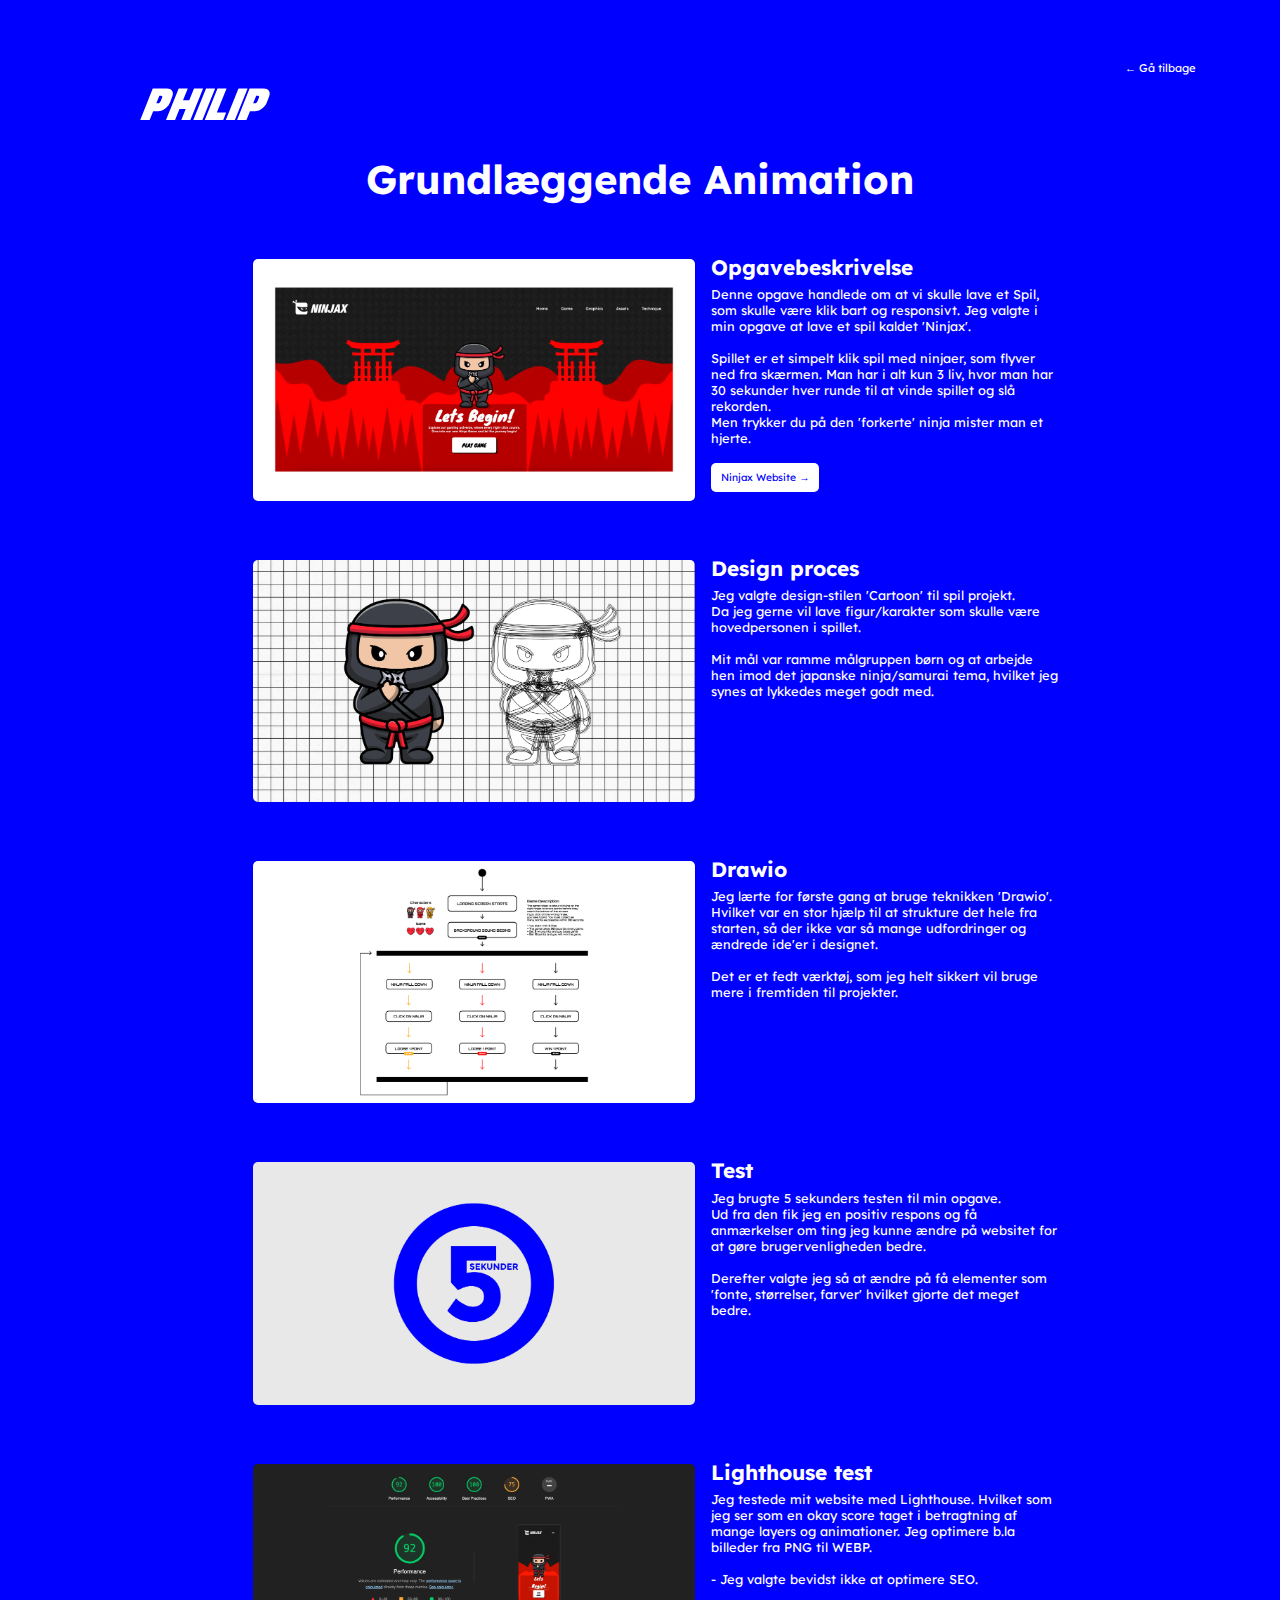
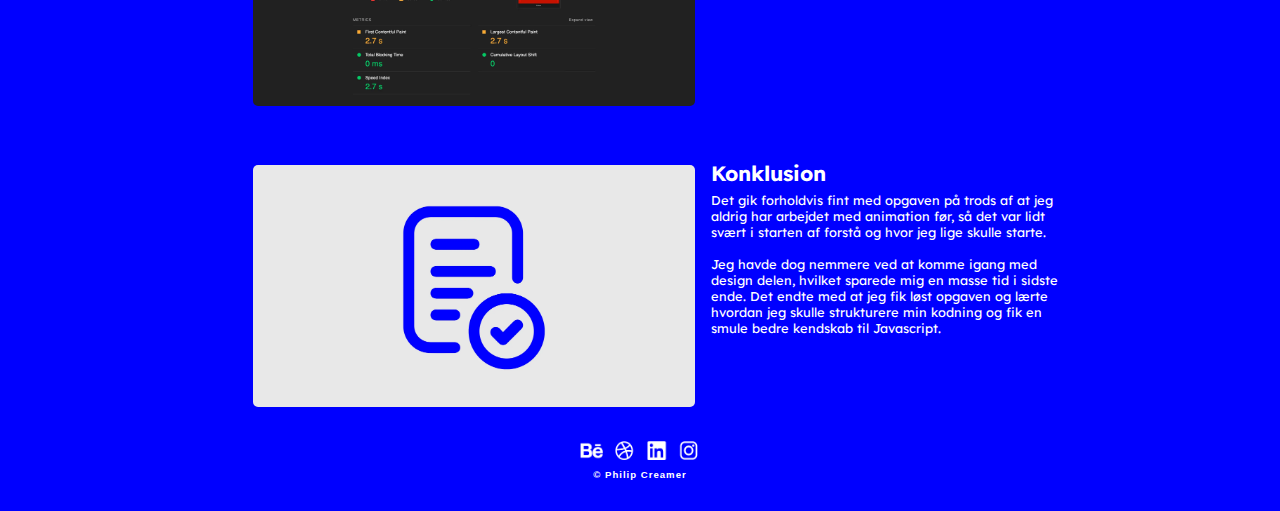
<file: animation.html>
<!DOCTYPE html>
<html lang="da">
<head>
    <meta charset="UTF-8"> 
    <title>Philip Creamer</title>
    <meta name="description" content="Passions site">
    <meta name="author" content="NA">
    <meta name="viewport" content="width=device-width, initial-scale=1.0">
    <link rel="icon" type="image/x-icon" href="images/favicon.ico">
    <link rel="stylesheet" href="main.css">

    <style>
        @import url('https://fonts.googleapis.com/css2?family=Lexend:wght@100..900&display=swap');
        @import url('https://fonts.googleapis.com/css2?family=Kode+Mono:wght@400..700&display=swap');
    </style>
</head>
<body>
    <div class="section_animation">
        <header>
            <a href="index.html">
                <h1><img class="logo" src="images/philip_logotype.svg" alt="philip"></h1>
            </a>
            <input class="menu-btn" type="checkbox" id="menu-btn">
            <label class="menu-icon" for="menu-btn"><span class="navicon"></span></label>
            <ul class="menu">
                <li><a href="index.html">&#8592; Gå tilbage</a></li>
            </ul>
        </header>

        <h2>Grundlæggende Animation</h2>

        <section class="grid_1-1">
            <div class="col">
                <img src="images/animation_1.webp" alt="animation dokumentation">
            </div>
            <div class="col">
                <h3>Opgavebeskrivelse</h3>
                <p>
                    Denne opgave handlede om at vi skulle lave et Spil, som skulle være klik bart og responsivt.
                    Jeg valgte i min opgave at lave et spil kaldet 'Ninjax'. <br> <br>
                    Spillet er et simpelt klik spil med ninjaer, som flyver ned fra skærmen. Man har i alt kun 3 liv, hvor man har 30 sekunder hver runde til at vinde spillet og slå rekorden.  <br>
                    Men trykker du på den 'forkerte' ninja mister man et hjerte.
                    <br>
                    <a href="https://www.bserk.dk/ninjax" target="_blank">
                        <button class="project-button">Ninjax Website &#8594;</button>
                    </a>
                </p>
            </div>
        </section>

        <section class="grid_1-1">
            <div class="col">
                <img src="images/animation_2.webp" alt="animation dokumentation">
            </div>
            <div class="col">
                <h3>Design proces</h3>
                <p>
                    Jeg valgte design-stilen 'Cartoon' til spil projekt. <br>
                    Da jeg gerne vil lave figur/karakter som skulle være hovedpersonen i spillet. <br> <br>
                    Mit mål var ramme målgruppen børn og at arbejde hen imod det japanske ninja/samurai tema, hvilket jeg synes at lykkedes meget godt med. <br>
                </p>
            </div>
        </section>

        <section class="grid_1-1">
            <div class="col">
                <img src="images/animation_3.webp" alt="animation dokumentation">
            </div>
            <div class="col">
                <h3>Drawio</h3>
                <p>
                   Jeg lærte for første gang at bruge teknikken 'Drawio'. Hvilket var en stor hjælp til at strukture det hele fra starten, så der ikke var så mange udfordringer og ændrede ide'er i designet. <br> <br>
                   Det er et fedt værktøj, som jeg helt sikkert vil bruge mere i fremtiden til projekter.
                </p>
            </div>
        </section>

        <section class="grid_1-1">
            <div class="col">
                <img src="images/animation_4.webp" alt="animation dokumentation">
            </div>
            <div class="col">
                <h3>Test</h3>
                <p>
                   Jeg brugte 5 sekunders testen til min opgave. <br> Ud fra den fik jeg en positiv respons og få anmærkelser om ting jeg kunne ændre på websitet for at gøre brugervenligheden bedre. <br> <br>
                   Derefter valgte jeg så at ændre på få elementer som 'fonte, størrelser, farver' hvilket gjorte det meget bedre.
                </p>
            </div>
        </section>

        <section class="grid_1-1">
            <div class="col">
                <img src="images/animation_5.webp" alt="animation dokumentation">
            </div>
            <div class="col">
                <h3>Lighthouse test</h3>
                <p>
                    Jeg testede mit website med Lighthouse.
                    Hvilket som jeg ser som en okay score taget i betragtning af mange layers og animationer. Jeg optimere b.la billeder fra PNG til WEBP. <br> <br>
                    - Jeg valgte bevidst ikke at optimere SEO.
                </p>
            </div>
        </section>

        <section class="grid_1-1">
            <div class="col">
                <img src="images/konklusion_icon.webp" alt="animation dokumentation">
            </div>
            <div class="col">
                <h3>Konklusion</h3>
                <p>
                    Det gik forholdvis fint med opgaven på trods af at jeg aldrig har arbejdet med animation før, så det var lidt svært i starten af forstå og hvor jeg lige skulle starte. <br> <br>
                    Jeg havde dog nemmere ved at komme igang med design delen, hvilket sparede mig en masse tid i sidste ende.
                    Det endte med at jeg fik løst opgaven og lærte hvordan jeg skulle strukturere min kodning og fik en smule bedre kendskab til Javascript.
                </p>
            </div>
        </section>
    </div>

    <div class="footer">
        <div class="row">
            <div class="column">
                <a href="https://www.behance.net/philipcreamer" target="_blank">
                    <img src="images/behance.webp" alt="behance" style="width:100%">
                </a>
            </div>
            <div class="column">
                <a href="https://dribbble.com/philipcsorensen" target="_blank">
                    <img src="images/dribble.webp" alt="dribbble" style="width:100%">
                </a>
            </div>
            <div class="column">
                <a href="https://dribbble.com/philipcsorensen" target="_blank">
                    <img src="images/in.webp" alt="linkedin" style="width:100%">
                </a>
            </div>
            <div class="column">
                <a href="https://www.instagram.com/bserk1337/" target="_blank">
                    <img src="images/instagram.webp" alt="instagram" style="width:100%">
                </a>
            </div>
        </div>
        <p> &#169; Philip Creamer </p>
    </div>
</body>
</html>
</file>
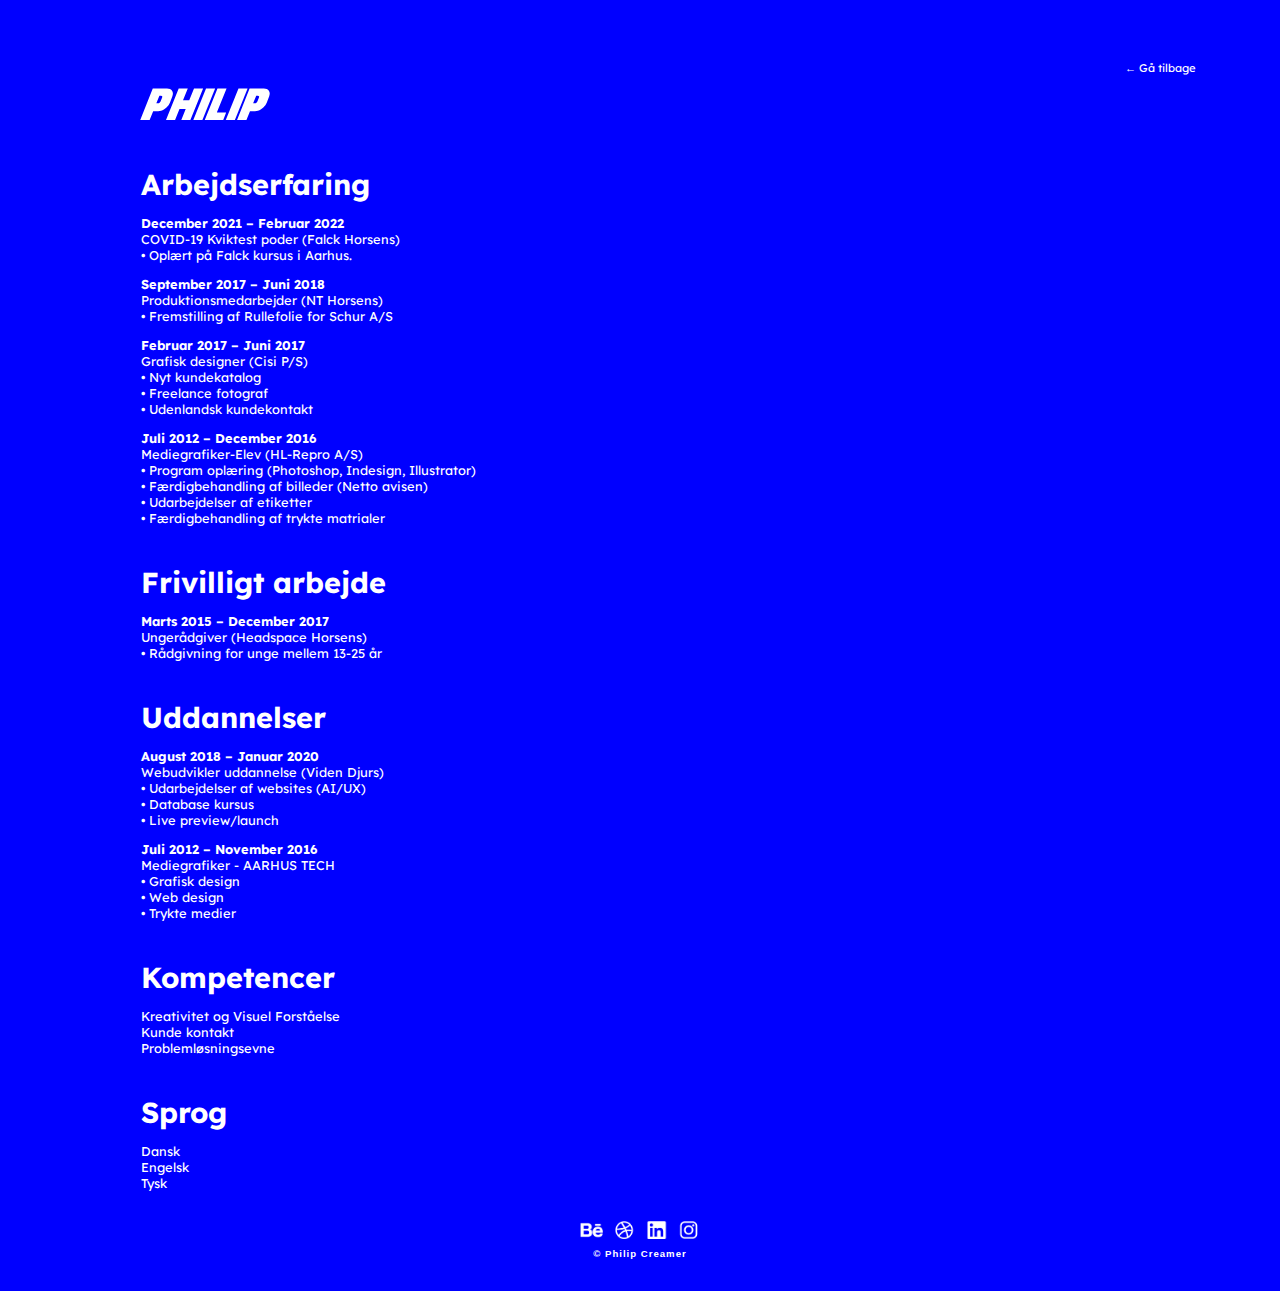
<file: cv.html>
<!DOCTYPE html>
<html lang="da">
<head>
  <meta charset="UTF-8" /> 
  <title>Philip Creamer</title>
  <meta name="description" content="Passions site">
  <meta name="author" content="NA">
  <meta name="viewport" content="width=device-width, initial-scale=1.0">
  <link rel="icon" type="image/x-icon" href="images/favicon.ico">
  <link rel="stylesheet" href="main.css" />

  <style>
        @import url('https://fonts.googleapis.com/css2?family=Lexend:wght@100..900&display=swap');
    @import url('https://fonts.googleapis.com/css2?family=Kode+Mono:wght@400..700&display=swap');
  </style>

</head>

<body>

  <div class="section_cv">

      <header>
          
        <a href="index.html">
          <h1><img class="logo" src="images/philip_logotype.svg" alt="philip"></h1>
        </a>

        <input class="menu-btn" type="checkbox" id="menu-btn">
        <label class="menu-icon" for="menu-btn"><span class="navicon"></span></label>
        <ul class="menu">
          <li><a href="index.html">&#8592; Gå tilbage</a></li>
        </ul>
      </header>


      <h2>Arbejdserfaring</h2>
        
        <p><b>December 2021 – Februar 2022</b><br>
        <span style="font-weight: medium;">COVID-19 Kviktest poder (Falck Horsens) <br> • Oplært på Falck kursus i Aarhus.</span></p>
        
        <p><b>September 2017 – Juni 2018</b><br>
        <span style="font-weight: medium;">Produktionsmedarbejder (NT Horsens)<br>
        • Fremstilling af Rullefolie for Schur A/S</span></p>
        
        <p><b>Februar 2017 – Juni 2017</b><br>
        <span style="font-weight: medium;">Grafisk designer (Cisi P/S)<br>
        • Nyt kundekatalog <br> • Freelance fotograf<br>
        • Udenlandsk kundekontakt</span></p>
        
        <p><b>Juli 2012 – December 2016</b><br>
        <span style="font-weight: medium;">Mediegrafiker-Elev (HL-Repro A/S)<br>
        • Program oplæring (Photoshop, Indesign, Illustrator) <br> • Færdigbehandling af billeder (Netto avisen)<br>
        • Udarbejdelser af etiketter<br>
        • Færdigbehandling af trykte matrialer</span></p>
        
        
      <h2>Frivilligt arbejde</h2>
      <p><b>Marts 2015 – December 2017</b><br>
        <span style="font-weight: medium;">Ungerådgiver (Headspace Horsens)<br>
          • Rådgivning for unge mellem 13-25 år</p>


      <h2>Uddannelser</h2>
      <p><b>August 2018 – Januar 2020</b><br>
        <span style="font-weight: medium;">Webudvikler uddannelse (Viden Djurs)<br>
        • Udarbejdelser af websites (AI/UX) <br> • Database kursus<br>
        • Live preview/launch</span></p>

        <p><b>Juli 2012 – November 2016</b><br>
          <span style="font-weight: medium;">Mediegrafiker - AARHUS TECH<br>
          • Grafisk design <br> • Web design<br>
          • Trykte medier</span></p>

      <h2>Kompetencer</h2>
      <p>Kreativitet og Visuel Forståelse <br>
      Kunde kontakt <br>
      Problemløsningsevne</p> 

      <h2>Sprog</h2>
      <p>Dansk <br> Engelsk <br> Tysk</p>

      </div>

      <div class="footer">
        <div class="row">
    
    
          <div class="column">
            <a href="https://www.behance.net/philipcreamer" target="_blank">
                <img src="images/behance.webp" alt="behance" style="width:100%"></a>
         </div>
    
         <div class="column">
          <a href="https://dribbble.com/philipcsorensen" target="_blank">
              <img src="images/dribble.webp" alt="dribbble" style="width:100%"></a>
        </div>

        <div class="column">
          <a href="https://dribbble.com/philipcsorensen" target="_blank">
              <img src="images/in.webp" alt="linkedin" style="width:100%"></a>
        </div>
    
          <div class="column">
                <a href="https://www.instagram.com/bserk1337/" target="_blank">
                    <img src="images/instagram.webp" alt="instagram" style="width:100%"></a>
          </div>
    
        
        
          
    
    
    
        </div>
        <p> &#169; Philip Creamer </p>
        </div> 
      

   


</body>
</html>
</file>
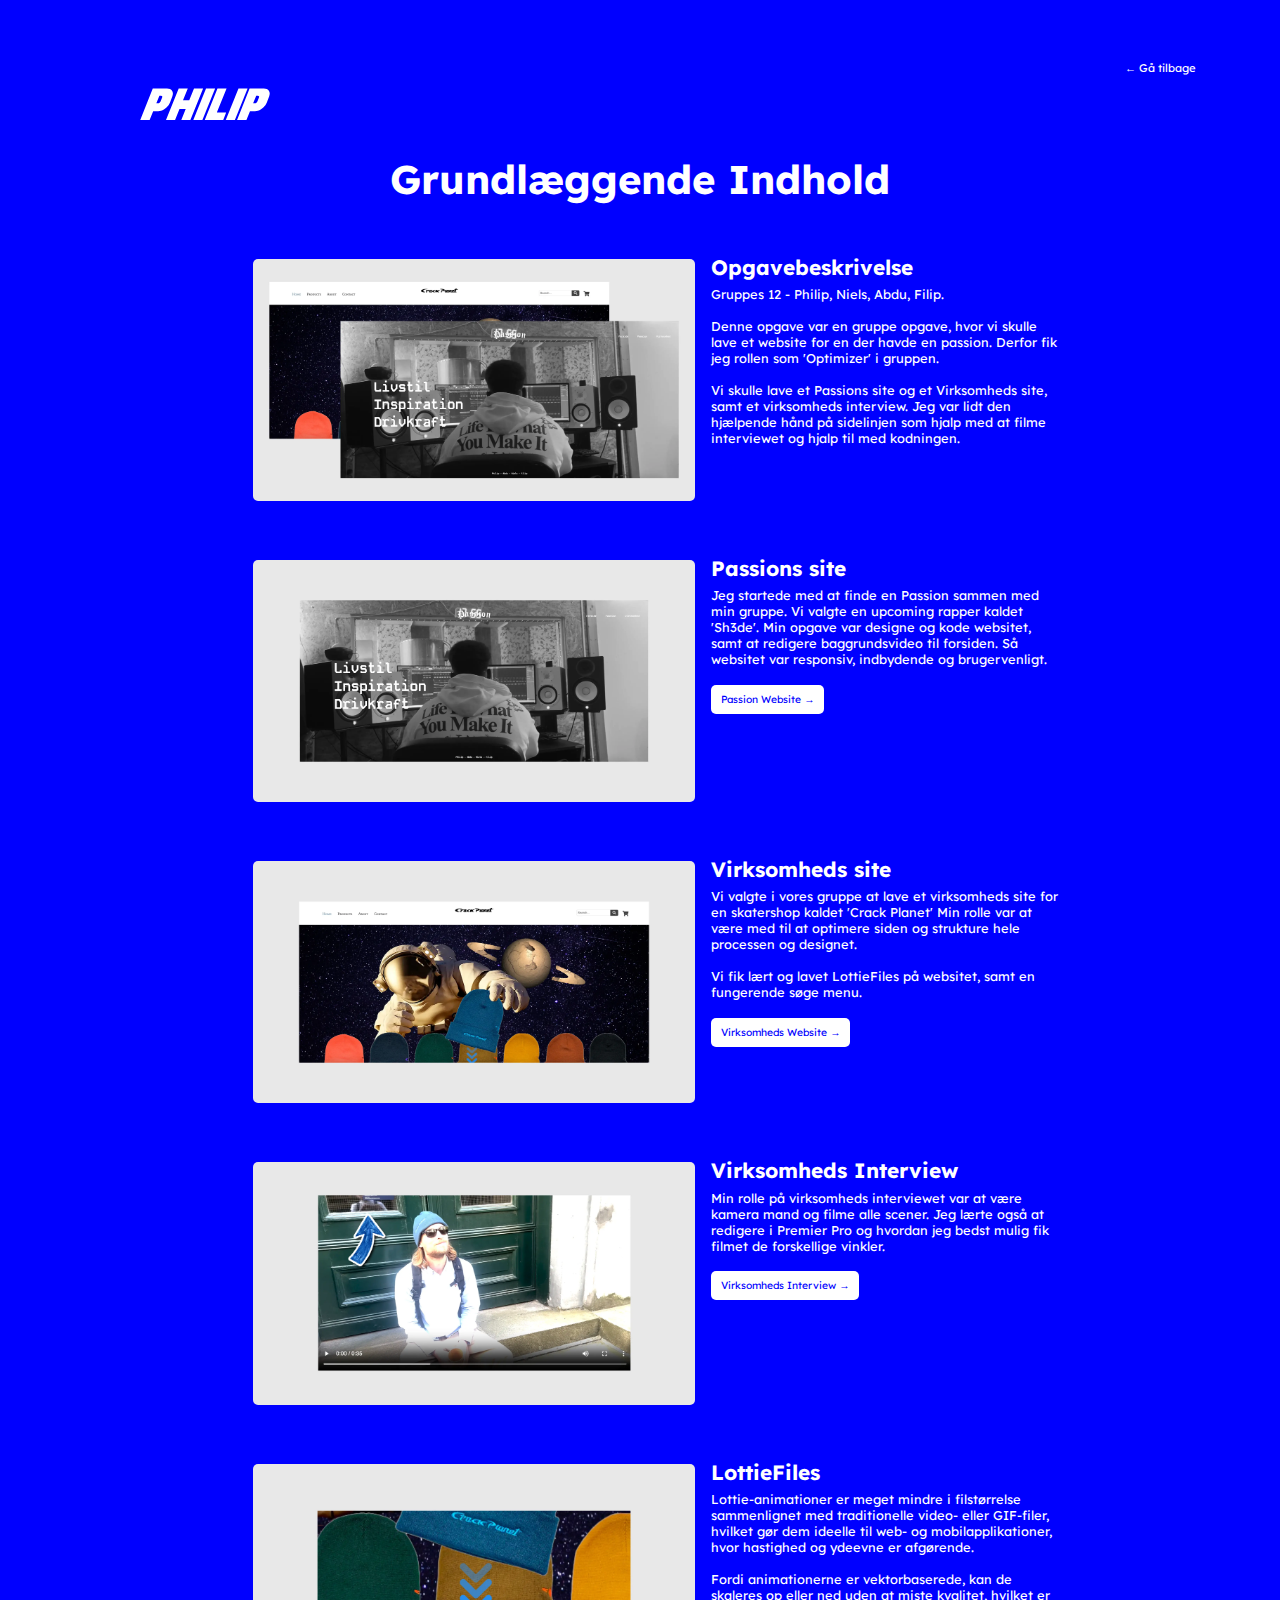
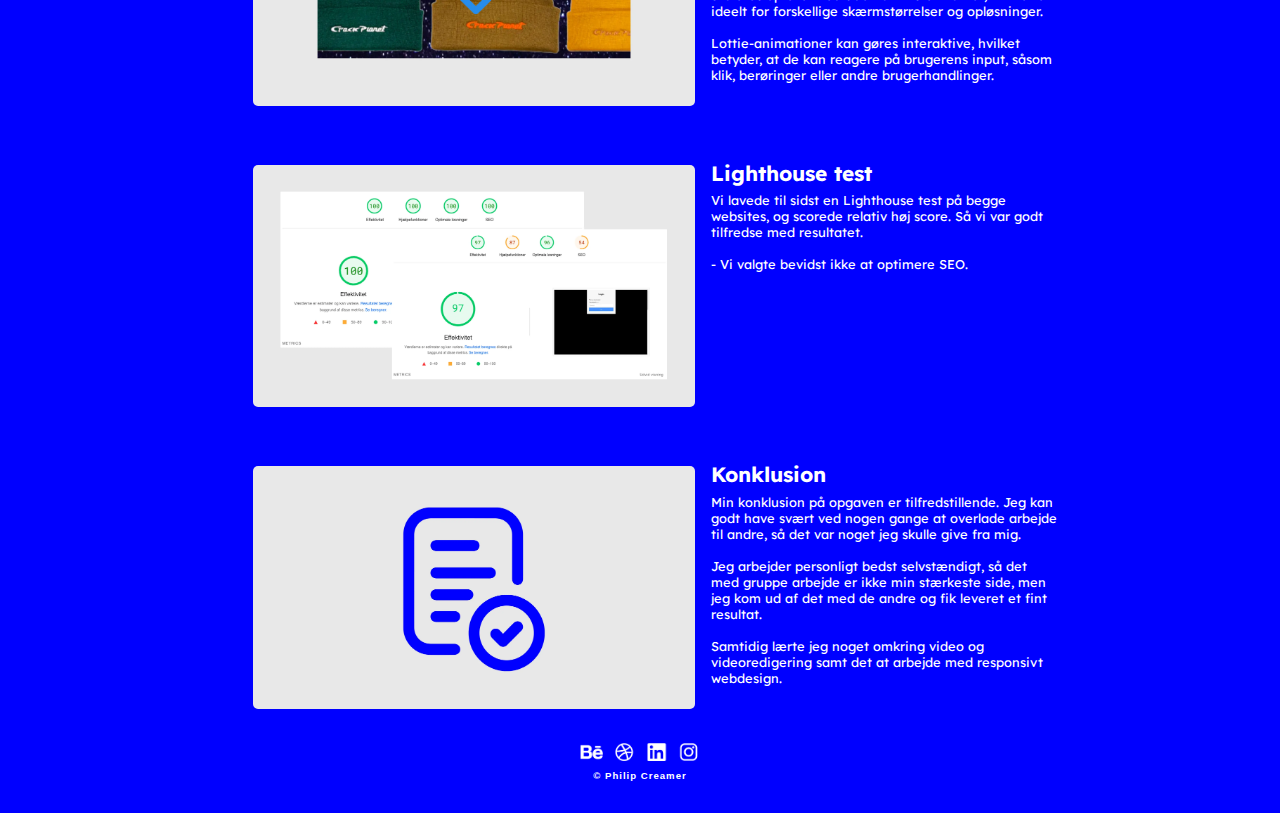
<file: indhold.html>
<!DOCTYPE html>
<html lang="da">
<head>
    <meta charset="UTF-8"> 
    <title>Philip Creamer</title>
    <meta name="description" content="Passions site">
    <meta name="author" content="NA">
    <meta name="viewport" content="width=device-width, initial-scale=1.0">
    <link rel="icon" type="image/x-icon" href="images/favicon.ico">
    <link rel="stylesheet" href="main.css">

    <style>
        @import url('https://fonts.googleapis.com/css2?family=Lexend:wght@100..900&display=swap');
        @import url('https://fonts.googleapis.com/css2?family=Kode+Mono:wght@400..700&display=swap');
    </style>
</head>
<body>
    <div class="section_indhold">
        <header>
            <a href="index.html">
                <h1><img class="logo" src="images/philip_logotype.svg" alt="philip"></h1>
            </a>
            <input class="menu-btn" type="checkbox" id="menu-btn">
            <label class="menu-icon" for="menu-btn"><span class="navicon"></span></label>
            <ul class="menu">
                <li><a href="index.html">&#8592; Gå tilbage</a></li>
            </ul>
        </header>

        <h2>Grundlæggende Indhold</h2>

        <section class="grid_1-1">
            <div class="col">
                <img src="images/indhold_1.webp" alt="indhold dokumentation">
            </div>
            <div class="col">
                <h3>Opgavebeskrivelse</h3>
                <p>
                   Gruppes 12 - Philip, Niels, Abdu, Filip. <br> <br>
                   Denne opgave var en gruppe opgave, hvor vi skulle lave et website for en der havde en passion. Derfor fik jeg rollen som 'Optimizer' i gruppen. <br> <br>
                   Vi skulle lave et Passions site og et Virksomheds site, samt et virksomheds interview.
                   Jeg var lidt den hjælpende hånd på sidelinjen som hjalp med at filme interviewet og hjalp til med kodningen.
                    
                </p>
            </div>
        </section>

        <section class="grid_1-1">
            <div class="col">
                <img src="images/indhold_2.webp" alt="indhold dokumentation">
            </div>
            <div class="col">
                <h3>Passions site</h3>
                <p>
                    Jeg startede med at finde en Passion sammen med min gruppe.
                    Vi valgte en upcoming rapper kaldet 'Sh3de'. Min opgave var designe og kode websitet, samt at redigere baggrundsvideo til forsiden. Så websitet var responsiv, indbydende og brugervenligt.
                 
                    <br>
                    <a href="https://www.bserk.dk/passion" target="_blank">
                        <button class="project-button">Passion Website &#8594;</button>
                    </a>
                </p>
            </div>
        </section>

        <section class="grid_1-1">
            <div class="col">
                <img src="images/indhold_3.webp" alt="indhold dokumentation">
            </div>
            <div class="col">
                <h3>Virksomheds site</h3>
                <p>
                    Vi valgte i vores gruppe at lave et virksomheds site for en skatershop kaldet 'Crack Planet'
                    Min rolle var at være med til at optimere siden og strukture hele processen og designet. <br> <br>
                    Vi fik lært og lavet LottieFiles på websitet, samt en fungerende søge menu.
                    <br>
                    <a href="https://www.bserk.dk/crackplanet" target="_blank">
                        <button class="project-button">Virksomheds Website &#8594;</button>
                    </a>
                </p>
            </div>
        </section>

        <section class="grid_1-1">
            <div class="col">
                <img src="images/indhold_4.webp" alt="indhold dokumentation">
            </div>
            <div class="col">
                <h3>Virksomheds Interview</h3>
                <p>
                    Min rolle på virksomheds interviewet var at være kamera mand og filme alle scener. Jeg lærte også at redigere i Premier Pro og hvordan jeg bedst mulig fik filmet de forskellige vinkler. <br>
                <a href="https://www.youtube.com/watch?v=xANH5GgG2zk" target="_blank">
                <button class="project-button">Virksomheds Interview &#8594;</button>
                </a>              
             </p>
            </div>
        </section>

        <section class="grid_1-1">
            <div class="col">
                <img src="images/indhold_5.webp" alt="indhold dokumentation">
            </div>
            <div class="col">
                <h3>LottieFiles</h3>
                <p>
                    Lottie-animationer er meget mindre i filstørrelse sammenlignet med traditionelle video- eller GIF-filer, hvilket gør dem ideelle til web- og mobilapplikationer, hvor hastighed og ydeevne er afgørende.
                <br> <br>
                    Fordi animationerne er vektorbaserede, kan de skaleres op eller ned uden at miste kvalitet, hvilket er ideelt for forskellige skærmstørrelser og opløsninger.
                <br> <br>
                    Lottie-animationer kan gøres interaktive, hvilket betyder, at de kan reagere på brugerens input, såsom klik, berøringer eller andre brugerhandlinger.             
             </p>
            </div>
        </section>

        <section class="grid_1-1">
            <div class="col">
                <img src="images/indhold_6.webp" alt="indhold dokumentation">
            </div>
            <div class="col">
                <h3>Lighthouse test</h3>
                <p>
                    Vi lavede til sidst en Lighthouse test på begge websites, og scorede relativ høj score.
                    Så vi var godt tilfredse med resultatet. <br> <br> - Vi valgte bevidst ikke at optimere SEO.
                </p>
            </div>
        </section>

        <section class="grid_1-1">
            <div class="col">
                <img src="images/konklusion_icon.webp" alt="indhold dokumentation">
            </div>
            <div class="col">
                <h3>Konklusion</h3>
                <p>
                    Min konklusion på opgaven er tilfredstillende. Jeg kan godt have svært ved nogen gange at overlade arbejde til andre, så det var noget jeg skulle give fra mig. <br> <br>
                    Jeg arbejder personligt bedst selvstændigt, så det med gruppe arbejde er ikke min stærkeste side, men jeg kom ud af det med de andre og fik leveret et fint resultat. <br> <br>
                    Samtidig lærte jeg noget omkring video og videoredigering samt det at arbejde med responsivt webdesign.
                </p>
            </div>
        </section>
    </div>

    <div class="footer">
        <div class="row">
            <div class="column">
                <a href="https://www.behance.net/philipcreamer" target="_blank">
                    <img src="images/behance.webp" alt="behance" style="width:100%">
                </a>
            </div>
            <div class="column">
                <a href="https://dribbble.com/philipcsorensen" target="_blank">
                    <img src="images/dribble.webp" alt="dribbble" style="width:100%">
                </a>
            </div>
            <div class="column">
                <a href="https://dribbble.com/philipcsorensen" target="_blank">
                    <img src="images/in.webp" alt="linkedin" style="width:100%">
                </a>
            </div>
            <div class="column">
                <a href="https://www.instagram.com/bserk1337/" target="_blank">
                    <img src="images/instagram.webp" alt="instagram" style="width:100%">
                </a>
            </div>
        </div>
        <p> &#169; Philip Creamer </p>
    </div>
</body>
</html>
</file>
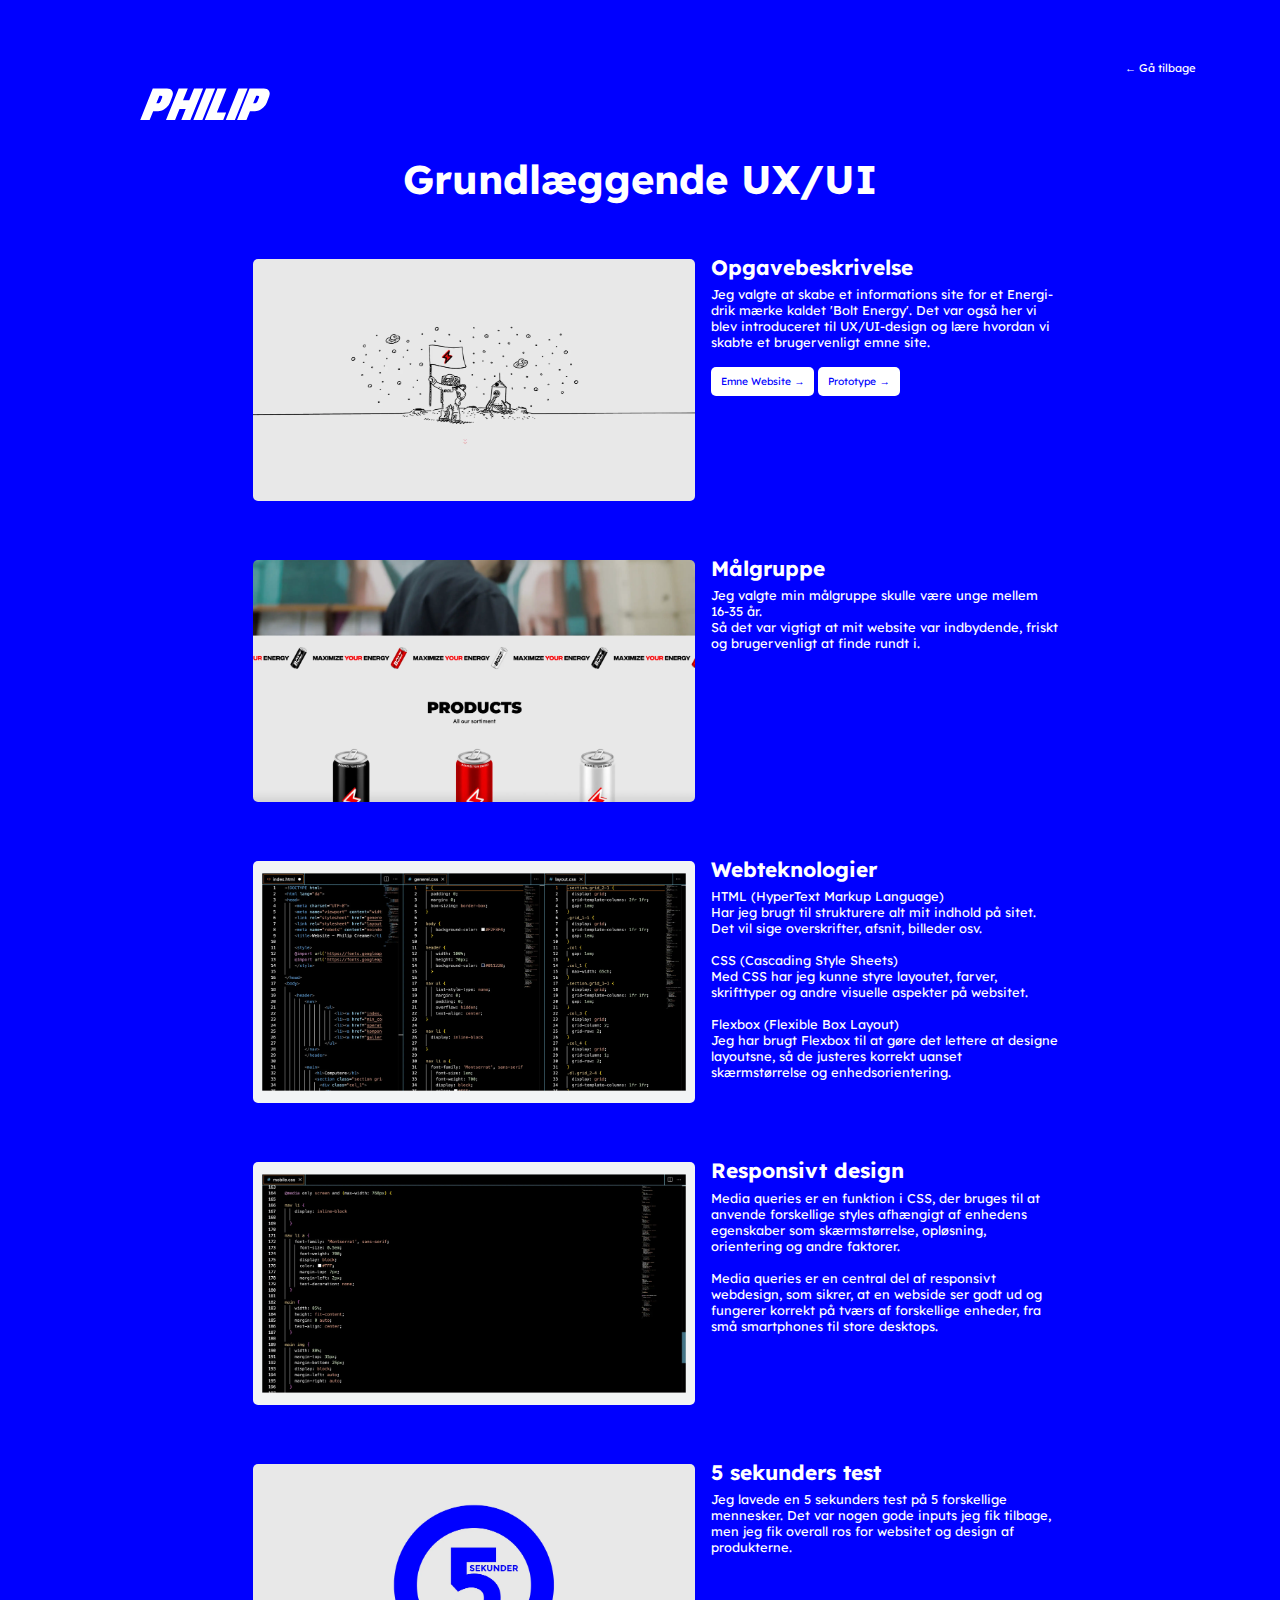
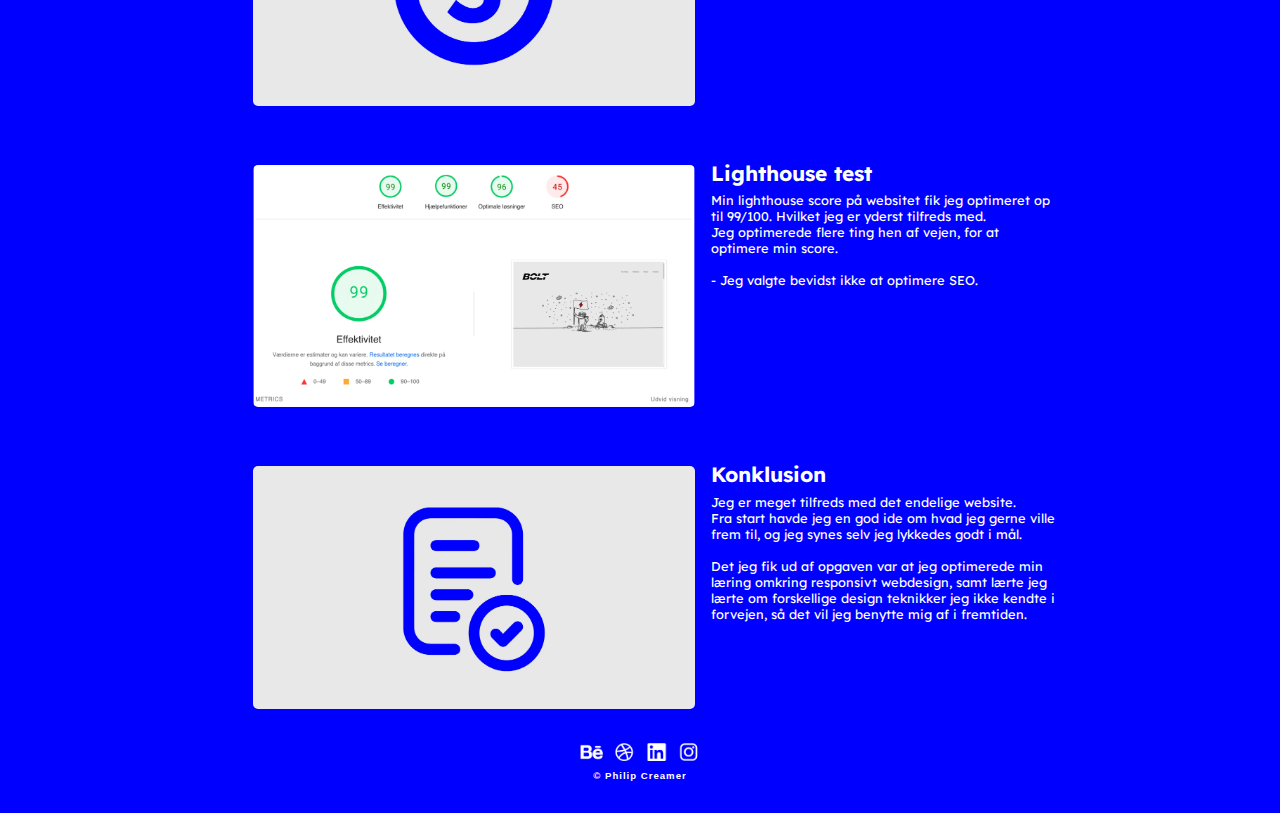
<file: uxui.html>
<!DOCTYPE html>
<html lang="da">
<head>
    <meta charset="UTF-8"> 
    <title>Philip Creamer</title>
    <meta name="description" content="Passions site">
    <meta name="author" content="NA">
    <meta name="viewport" content="width=device-width, initial-scale=1.0">
    <link rel="icon" type="image/x-icon" href="images/favicon.ico">
    <link rel="stylesheet" href="main.css">

    <style>
        @import url('https://fonts.googleapis.com/css2?family=Lexend:wght@100..900&display=swap');
        @import url('https://fonts.googleapis.com/css2?family=Kode+Mono:wght@400..700&display=swap');
    </style>
</head>
<body>
    <div class="section_uxui">
        <header>
            <a href="index.html">
                <h1><img class="logo" src="images/philip_logotype.svg" alt="philip"></h1>
            </a>
            <input class="menu-btn" type="checkbox" id="menu-btn">
            <label class="menu-icon" for="menu-btn"><span class="navicon"></span></label>
            <ul class="menu">
                <li><a href="index.html">&#8592; Gå tilbage</a></li>
            </ul>
        </header>

        <h2>Grundlæggende UX/UI</h2>

        <section class="grid_1-1">
            <div class="col">
                <img src="images/uxui_1.webp" alt="mobilesite mockup">
            </div>
            <div class="col">
                <h3>Opgavebeskrivelse</h3>
                <p>
                    Jeg valgte at skabe et informations site for et Energi-drik mærke kaldet 'Bolt Energy'.
                    Det var også her vi blev introduceret til UX/UI-design og lære hvordan vi skabte et brugervenligt emne site.
                    <br>
                    <a href="https://www.bserk.dk/boltenergy" target="_blank">
                        <button class="project-button">Emne Website &#8594;</button>
                    </a>
                    <a href="https://www.figma.com/design/XtrP1fbIQYrCy8ds6vpjs3/Untitled?node-id=0-1&t=2ZiAjScvhkymlX8a-1" target="_blank">
                        <button class="project-button">Prototype &#8594;</button>
                    </a>
                </p>
            </div>
        </section>

        <section class="grid_1-1">
            <div class="col">
                <img src="images/uxui_2.webp" alt="uxui dokumentation">
            </div>
            <div class="col">
                <h3>Målgruppe</h3>
                <p>
                    Jeg valgte min målgruppe skulle være unge mellem 16-35 år. <br>
                    Så det var vigtigt at mit website var indbydende, friskt og brugervenligt at finde rundt i. 
                </p>
            </div>
        </section>

        <section class="grid_1-1">
            <div class="col">
                <img src="images/web_3.webp" alt="uxui dokumentation">
            </div>
            <div class="col">
                <h3>Webteknologier</h3>
                <p>
                    HTML (HyperText Markup Language) <br>
                    Har jeg brugt til strukturere alt mit indhold på sitet. <br> Det vil sige overskrifter, afsnit, billeder osv.
                    <br><br>
                    CSS (Cascading Style Sheets) <br> Med CSS har jeg kunne styre layoutet, farver, skrifttyper og andre visuelle aspekter på websitet.
                    <br><br>
                    Flexbox (Flexible Box Layout) <br> Jeg har brugt Flexbox til at gøre det lettere at designe layoutsne, så de justeres korrekt uanset skærmstørrelse og enhedsorientering.
                </p>
            </div>
        </section>

        <section class="grid_1-1">
            <div class="col">
                <img src="images/web_4.webp" alt="uxui dokumentation">
            </div>
            <div class="col">
                <h3>Responsivt design</h3>
                <p>
                    Media queries er en funktion i CSS, der bruges til at anvende forskellige styles afhængigt af enhedens egenskaber som skærmstørrelse, opløsning, orientering og andre faktorer. <br> <br>
                    Media queries er en central del af responsivt webdesign, som sikrer, at en webside ser godt ud og fungerer korrekt på tværs af forskellige enheder, fra små smartphones til store desktops.
                </p>
            </div>
        </section>

        <section class="grid_1-1">
            <div class="col">
                <img src="images/uxui_5.webp" alt="uxui dokumentation">
            </div>
            <div class="col">
                <h3>5 sekunders test</h3>
                <p>
            
                    Jeg lavede en 5 sekunders test på 5 forskellige mennesker.
                    Det var nogen gode inputs jeg fik tilbage, men jeg fik overall ros for websitet og design af produkterne.
                
            

                </p>
            </div>
        </section>

        <section class="grid_1-1">
            <div class="col">
                <img src="images/uxui_4.webp" alt="uxui dokumentation">
            </div>
            <div class="col">
                <h3>Lighthouse test</h3>
                <p>
                    Min lighthouse score på websitet fik jeg optimeret op til 99/100.
                    Hvilket jeg er yderst tilfreds med. <br> Jeg optimerede flere ting hen af vejen, for at optimere min score. <br> <br>- Jeg valgte bevidst ikke at optimere SEO. 
                </p>
            </div>
        </section>

        <section class="grid_1-1">
            <div class="col">
                <img src="images/konklusion_icon.webp" alt="uxui documentation">
            </div>
            <div class="col">
                <h3>Konklusion</h3>
                <p>
                    Jeg er meget tilfreds med det endelige website. <br>
                    Fra start havde jeg en god ide om hvad jeg gerne ville frem til, og jeg synes selv jeg lykkedes godt i mål. <br> <br>
                    Det jeg fik ud af opgaven var at jeg optimerede min læring omkring responsivt webdesign, samt lærte jeg lærte om forskellige design teknikker jeg ikke kendte i forvejen, så det vil jeg benytte mig af i fremtiden.
                </p>
            </div>
        </section>
    </div>

    <div class="footer">
        <div class="row">
            <div class="column">
                <a href="https://www.behance.net/philipcreamer" target="_blank">
                    <img src="images/behance.webp" alt="behance" style="width:100%">
                </a>
            </div>
            <div class="column">
                <a href="https://dribbble.com/philipcsorensen" target="_blank">
                    <img src="images/dribble.webp" alt="dribbble" style="width:100%">
                </a>
            </div>
            <div class="column">
                <a href="https://dribbble.com/philipcsorensen" target="_blank">
                    <img src="images/in.webp" alt="linkedin" style="width:100%">
                </a>
            </div>
            <div class="column">
                <a href="https://www.instagram.com/bserk1337/" target="_blank">
                    <img src="images/instagram.webp" alt="instagram" style="width:100%">
                </a>
            </div>
        </div>
        <p> &#169; Philip Creamer </p>
    </div>
</body>
</html>
</file>
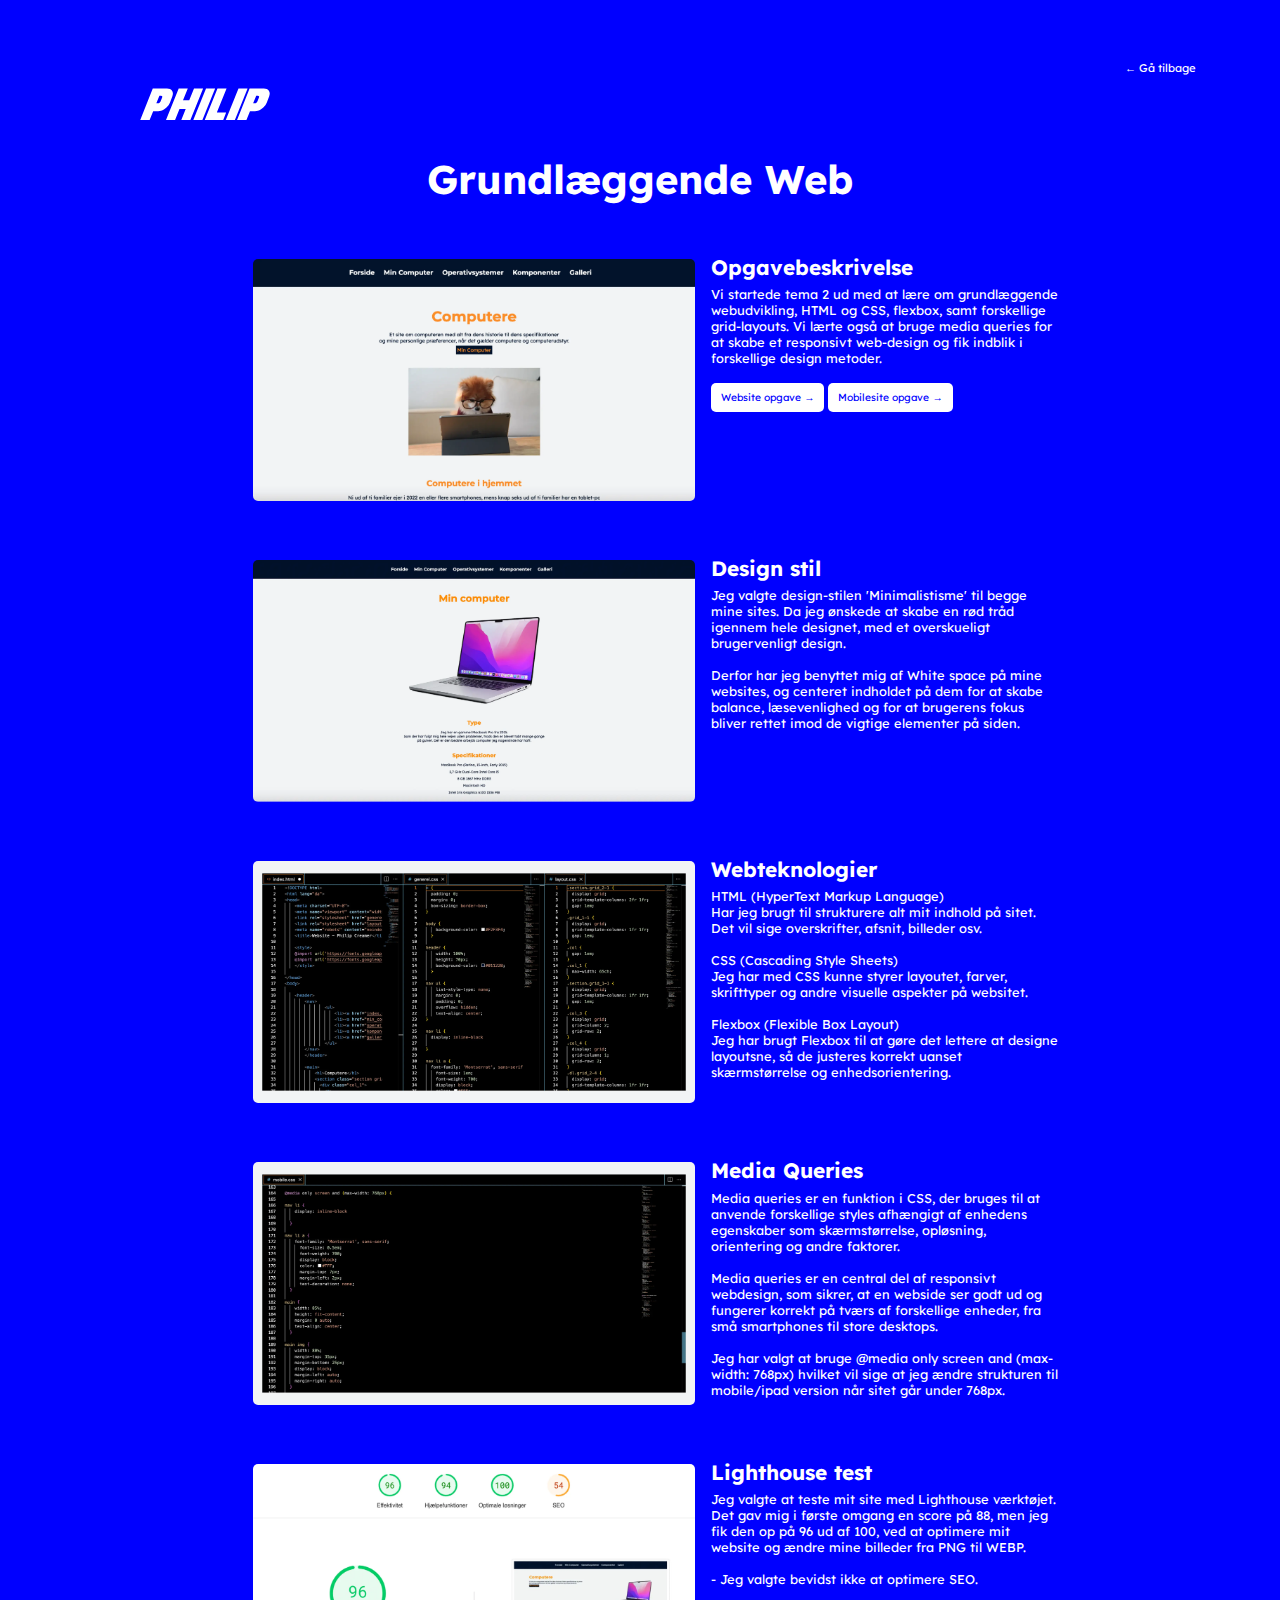
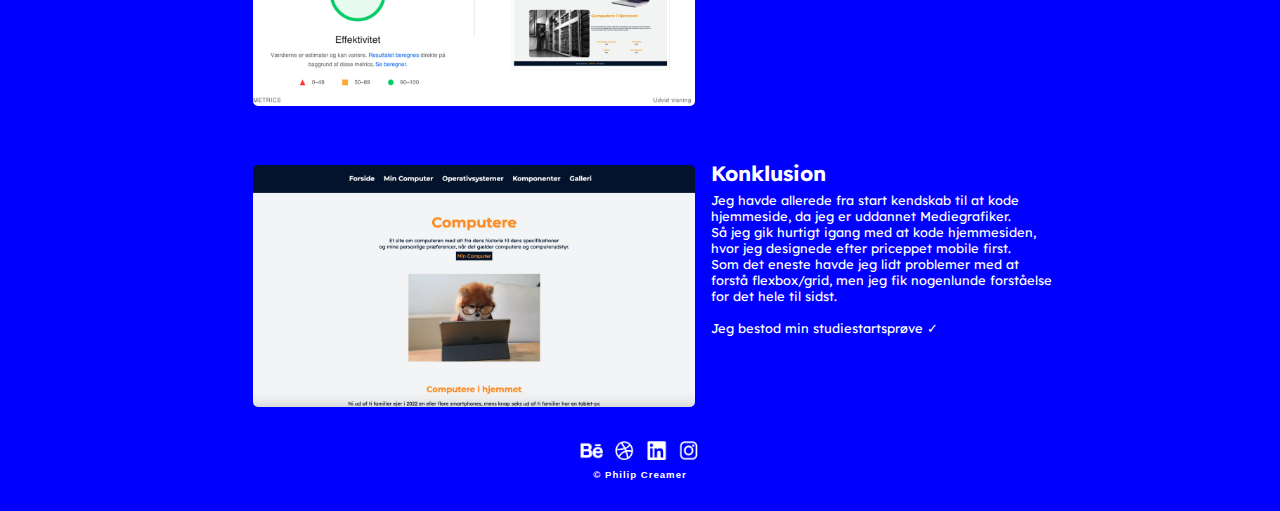
<file: web.html>
<!DOCTYPE html>
<html lang="da">
<head>
    <meta charset="UTF-8"> 
    <title>Philip Creamer</title>
    <meta name="description" content="Passions site">
    <meta name="author" content="NA">
    <meta name="viewport" content="width=device-width, initial-scale=1.0">
    <link rel="icon" type="image/x-icon" href="images/favicon.ico">
    <link rel="stylesheet" href="main.css">

    <style>
        @import url('https://fonts.googleapis.com/css2?family=Lexend:wght@100..900&display=swap');
        @import url('https://fonts.googleapis.com/css2?family=Kode+Mono:wght@400..700&display=swap');
    </style>
</head>
<body>
    <div class="section_web">
        
        <header>
            <a href="index.html">
                <h1><img class="logo" src="images/philip_logotype.svg" alt="philip"></h1>
            </a>
            <input class="menu-btn" type="checkbox" id="menu-btn">
            <label class="menu-icon" for="menu-btn"><span class="navicon"></span></label>
            <ul class="menu">
                <li><a href="index.html">&#8592; Gå tilbage</a></li>
            </ul>
        </header>

        <h2>Grundlæggende Web</h2>

        <section class="grid_1-1">
            <div class="col">
                <img src="images/web_1.webp" alt="web dokumentation">
            </div>
            <div class="col">
                <h3>Opgavebeskrivelse</h3>
                <p>
                    Vi startede tema 2 ud med at lære om grundlæggende webudvikling, HTML og CSS, flexbox, samt forskellige grid-layouts. Vi lærte også at bruge media queries for at skabe et responsivt web-design og fik indblik i forskellige design metoder.
                    <br>
                    <a href="https://www.bserk.dk/website" target="_blank">
                        <button class="project-button">Website opgave &#8594;</button>
                    </a>
                    <a href="https://www.bserk.dk/mobilesite" target="_blank">
                        <button class="project-button">Mobilesite opgave &#8594;</button>
                    </a>
                </p>
            </div>
        </section>

        <section class="grid_1-1">
            <div class="col">
                <img src="images/web_2.webp" alt="web dokumentation">
            </div>
            <div class="col">
                <h3>Design stil</h3>
                <p>
                    Jeg valgte design-stilen 'Minimalistisme' til begge mine sites. 
                    Da jeg ønskede at skabe en rød tråd igennem hele designet, med et overskueligt brugervenligt design. <br> <br>
                    Derfor har jeg benyttet mig af White space på mine websites, og centeret indholdet på dem for at skabe balance, læsevenlighed og for at brugerens fokus bliver rettet imod de vigtige elementer på siden.
                </p>
            </div>
        </section>

        <section class="grid_1-1">
            <div class="col">
                <img src="images/web_3.webp" alt="web dokumentation">
            </div>
            <div class="col">
                <h3>Webteknologier</h3>
                <p>
                    HTML (HyperText Markup Language) <br>
                    Har jeg brugt til strukturere alt mit indhold på sitet. Det vil sige overskrifter, afsnit, billeder osv.
                    <br><br>
                    CSS (Cascading Style Sheets) <br> Jeg har med CSS kunne styrer layoutet, farver, skrifttyper og andre visuelle aspekter på websitet.
                    <br><br>
                    Flexbox (Flexible Box Layout) <br> Jeg har brugt Flexbox til at gøre det lettere at designe layoutsne, så de justeres korrekt uanset skærmstørrelse og enhedsorientering.
                </p>
            </div>
        </section>

        <section class="grid_1-1">
            <div class="col">
                <img src="images/web_4.webp" alt="web dokumentation">
            </div>
            <div class="col">
                <h3>Media Queries</h3>
                <p>
                    Media queries er en funktion i CSS, der bruges til at anvende forskellige styles afhængigt af enhedens egenskaber som skærmstørrelse, opløsning, orientering og andre faktorer. <br> <br>
                    Media queries er en central del af responsivt webdesign, som sikrer, at en webside ser godt ud og fungerer korrekt på tværs af forskellige enheder, fra små smartphones til store desktops. <br> <br>
                    Jeg har valgt at bruge @media only screen and (max-width: 768px) hvilket vil sige at jeg ændre strukturen til mobile/ipad version når sitet går under 768px.
                </p>
            </div>
        </section>

        <section class="grid_1-1">
            <div class="col">
                <img src="images/web_5.webp" alt="web dokumentation">
            </div>
            <div class="col">
                <h3>Lighthouse test</h3>
                <p>
                    Jeg valgte at teste mit site med Lighthouse værktøjet. <br>
                    Det gav mig i første omgang en score på 88, men jeg fik den op på 96 ud af 100,
                    ved at optimere mit website og ændre mine billeder fra PNG til WEBP. <br> <br>
                    - Jeg valgte bevidst ikke at optimere SEO.
                </p>
            </div>
        </section>

        <section class="grid_1-1">
            <div class="col">
                <img src="images/web_1.webp" alt="cartoons documentation">
            </div>
            <div class="col">
                <h3>Konklusion</h3>
                <p>
                    Jeg havde allerede fra start kendskab til at kode hjemmeside, da jeg er uddannet Mediegrafiker. <br>
                    Så jeg gik hurtigt igang med at kode hjemmesiden, hvor jeg designede efter priceppet mobile first. <br>
                    Som det eneste havde jeg lidt problemer med at forstå flexbox/grid, men jeg fik nogenlunde forståelse for det hele til sidst.
                <br> <br> 
                Jeg bestod min studiestartsprøve &#10003;
                </p>
            </div>
        </section>
    </div>

    <div class="footer">
        <div class="row">
            <div class="column">
                <a href="https://www.behance.net/philipcreamer" target="_blank">
                    <img src="images/behance.webp" alt="behance" style="width:100%">
                </a>
            </div>
            <div class="column">
                <a href="https://dribbble.com/philipcsorensen" target="_blank">
                    <img src="images/dribble.webp" alt="dribbble" style="width:100%">
                </a>
            </div>
            <div class="column">
                <a href="https://dribbble.com/philipcsorensen" target="_blank">
                    <img src="images/in.webp" alt="linkedin" style="width:100%">
                </a>
            </div>
            <div class="column">
                <a href="https://www.instagram.com/bserk1337/" target="_blank">
                    <img src="images/instagram.webp" alt="instagram" style="width:100%">
                </a>
            </div>
        </div>
        <p> &#169; Philip Creamer </p>
    </div>
</body>
</html>
</file>
<file: main.css>
* {
  margin: 0;
  padding: 0;
  box-sizing: border-box;
}

html {
  overflow-x: hidden;
  scroll-behavior: smooth;
}

body {
  width: 100%;
  height: 100vh;
}


/* Cv side start */
.section_cv {

  background-color: #0000ff;

  /* Full height */
  width: 100%;
  height: auto;

  /* Center and scale the image nicely */
  background-position: center;
  background-repeat: no-repeat;
  background-size: cover;
}

.section_cv h1 {
  width: 180px;
  top: 12%;
  left: 16%;
  transform: translate(-50%, -50%);
  position: absolute;
  display: block;
  margin: 0 auto;
}

.section_cv h2 {
  font-family: 'Lexend', sans-serif;
  font-weight: 700;
  font-size: 1.8em;
  text-align: left;
  color: #FFF;
  padding-top: 3%;
  padding-left: 11%;
  
  
}

.section_cv p {
  font-family: 'Lexend', sans-serif;
  font-weight: 400;
  font-size: 0.8em;
  text-align: left;
  color: #FFF;
  padding-left: 11%;
  padding-top: 1%;
}

/* Cv side slut */






.section {

  background-image: url("images/cph_bg.webp");

  /* Full height */
  width: 100%;
  height: 100vh;

  /* Center and scale the image nicely */
  background-position: center;
  background-repeat: no-repeat;
  background-size: cover;
}

.section h1 {
  width: 200px;
  top: 12%;
  left: 16%;
  transform: translate(-50%, -50%);
  position: absolute;
  display: block;
  margin: 0 auto;
}

.section h2 {
  width: 80%;
  font-family: 'Lexend', sans-serif;
  font-weight: 700;
  font-size: 3em;
  text-align: center;
  color: #FFF;
  top: 50%;
  left: 50%;
  transform: translate(-50%, -50%);
  position: absolute;
  display: block;
}

.section h3 {
  width: 45%;
  font-family: 'Lexend', sans-serif;
  font-weight: 900;
  font-size: 5em;
  text-align: left;
  color: #FFF;
  top: 53%;
  left: 33%;
  transform: translate(-50%, -50%);
  position: absolute;
  display: block;

}


header {
  width: 100%;
  height: 90px;
  padding-bottom: 10%;
}
  
  header ul {
  list-style: none;
  overflow: hidden;
  z-index: 1;
  padding-right: 5%;
  }
  
  header li a {
  font-family: 'Lexend', sans-serif;
  font-size: 0.7em;
  font-weight: 400;
  color: #FFF;
  display: block;
  text-decoration: none;
  text-align: right;
  }

  header li a:hover {
    color: #CCCCCC;
    }
  

  header h1 {
  width: 185px;
  top: 70px;
  left: 150px;
  transform: translate(-50%, -50%);
  position: absolute;
  display: block;
  }

  
  /* menu */
  
  header .menu {
  clear: both;
  max-height: 0;
  transition: max-height .2s ease-out;
  }
  
  /* menu icon */
  
  header .menu-icon {
  padding-top: 68px;
  padding-right: 50px;
  cursor: pointer;
  display: inline-block;
  float: right;
  position: relative;
  user-select: none;
  
  }
  
  header .menu-icon .navicon {
  background: #FFF;
  display: block;
  height: 2px;
  position: relative;
  transition: background .2s ease-out;
  width: 20px;
  margin-bottom: 20px;
  }
  
  header .menu-icon .navicon:before,
  header .menu-icon .navicon:after {
  background: #FFF;
  content: '';
  display: block;
  height: 100%;
  position: absolute;
  transition: all .2s ease-out;
  width: 100%;
  }
  
  header .menu-icon .navicon:before {
  top: 5px;
  }
  
  header .menu-icon .navicon:after {
  top: -5px;
  }
  
  /* menu btn */
  
  header .menu-btn {
  display: none;
  }
  
  header .menu-btn:checked ~ .menu {
  max-height: 240px;
  }
  
  header .menu-btn:checked ~ .menu-icon .navicon {
  background: transparent;
  }
  
  header .menu-btn:checked ~ .menu-icon .navicon:before {
  transform: rotate(-45deg);
  }
  
  header .menu-btn:checked ~ .menu-icon .navicon:after {
  transform: rotate(45deg);
  }
  
  header .menu-btn:checked ~ .menu-icon:not(.steps) .navicon:before,
  header .menu-btn:checked ~ .menu-icon:not(.steps) .navicon:after {
  top: 0;
  }
  
  /* 61.25 = 980px */
  
  @media (min-width: 61.25em) {
    header li {
    padding-right: 20px;
    padding-top: 1%;
    float: left;
  }

  header li a {
    text-align: right;
    padding-top: 60px;
  }

  header li a:hover {
    color: #CCCCCC;
  transform: scale(1.01);
  }

  header .menu {
    clear: none;
    float: right;
    max-height: none;
  }

  header .menu-icon {
    display: none;
  }
  
  }

  
  /* 61.25 = 980px */
  
  @media (min-width: 61.25em) {
    header li {
    padding-right: 20px;
    padding-top: 1%;
    float: left;
  }

  header li a {
    text-align: right;
    padding-top: 60px;
  }

  header li a:hover {
  color: #CCCCCC;
  transform: scale(1.01);
  }

  header .menu {
    clear: none;
    float: right;
    max-height: none;
  }

  header .menu-icon {
    display: none;
  }
  
  }



#mouse-scroll {
  position: absolute;
  margin: auto;
  left: 50%;
  top: 80%;
  -webkit-transform: translateX(-50%);
  z-index: 9999;
}
#mouse-scroll span{
  display: block;
  width: 7px; 
  height: 7px;
  -ms-transform: rotate(45deg);
    -webkit-transform: rotate(45deg);
       transform: rotate(45deg);
       transform: rotate(45deg);
  border-right: 2px solid #FFF; 
  border-bottom: 2px solid #FFF;
  margin: 0 0 1px 1px;
}

#mouse-scroll .down-arrow-1 {
  margin-top: 10px;
}
#mouse-scroll .down-arrow-1, #mouse-scroll .down-arrow-2, #mouse-scroll .down-arrow-3 {
  -webkit-animation: mouse-scroll 1s infinite; 
    -moz-animation: mouse-scroll 1s infinite;
}
#mouse-croll .down-arrow-1 {
   -webkit-animation-delay: .1s; 
   -moz-animation-delay: .1s;
   -webkit-animation-direction: alternate;
}
#mouse-scroll .down-arrow-2 {
  -webkit-animation-delay: .2s; 
  -moz-animation-delay: .2s;
  -webkit-animation-direction: alternate;
}
#mouse-scroll .down-arrow-3 {
   -webkit-animation-delay: .3s;
   -moz-animation-dekay: .3s;
   -webkit-animation-direction: alternate;
}

#mouse-scroll .mouse-in {
 -webkit-animation: animated-mouse 1.2s ease infinite;
}

@-webkit-keyframes animated-mouse {
  0% {
    opacity: 1;
    -webkit-transform: translateY(0);
    -ms-transform: translateY(0);
    transform: translateY(0);
  }
  100% {
     opacity: 0;
    -webkit-transform: translateY(6px);
    -ms-transform: translateY(6px);
    transform: translateY(6px);
  }
}
@-webkit-keyframes mouse-scroll {
  0% {
    opacity: 1;
  }
  50% {
    opacity: .5;
  }
  100% {
    opacity: 1;
  } 
}
@keyframes mouse-scroll {
  0% {
    opacity: 0;
  }
  50% {
    opacity: 0.5;
  }
  100% {
    opacity: 1;
  }
}

.about {
  width: 100%;
  height: 100vh;
  background-color: #fff;
  display: flex;
  flex-direction: row;
  align-items: center;
  justify-content: center;
  padding: 20px;
  box-sizing: border-box;
  position: relative;
}

.about h1 {
  font-family: 'Lexend', sans-serif;
  font-size: 2em;
  font-weight: 700;
  color: #0000ff;
  position: absolute;
  top: 6%;
  left: 4%;
  margin: 0;
}

.about h2 {
  width: 100%;
  font-family: "Lexend", sans-serif;
  font-size: 2.1em;
  text-align: left;
  padding-bottom: 3%;
  color: #0000ff;
}

.about img {
  width: 35%;
  border-radius: 5px;
  margin-right: 35px;
  transition: transform 0.3s ease;
}

.about img:hover {
  transform: scale(1.01);
}

.about .text-container {
  display: flex;
  flex-direction: column;
  max-width: 30%;
}

.about p {
  font-family: "Lexend", sans-serif;
  font-size: 0.9em;
  text-align: left;
  color: #0000ff;
}

.about .cv-button {
  width: 30%;
  font-family: "Lexend", sans-serif;
  margin-top: 5%;
  padding: 8px 5px;
  font-size: 0.7em;
  color: #fff;
  text-align: center;
  background-color: #0000ff;
  border: none;
  border-radius: 5px;
  cursor: pointer;
  transition: background-color 0.3s ease;
}



.about .cv-button:hover {
  background-color: #0000b6;
}



.education {
  background-image: url("images/kea.webp");

  /* Full height */
  width: 100%;
  height: 60vh;

  /* Center and scale the image nicely */
  background-position: center;
  background-repeat: no-repeat;
  background-size: cover;
}

.education h1 {
  font-family: 'Lexend', sans-serif;
  font-weight: 500;
  font-size: 2em;
  font-weight: 700;
  text-align: center;
  color: #fff;
  top: 50%;
  left: 50%;
  transform: translate(-50%, -50%);
  position: relative;
  display: block;
  margin: 0 auto;
}


.education p {
  font-family: 'Lexend', sans-serif;
  font-weight: 400;
  font-size: 0.8em;
  color: #fff;
  text-align: center;
  top: 45%;
  left: 50%;
  transform: translate(-50%, -50%);
  position: relative;
  display: block;
  margin: 0 auto;
}



.portfolio {
  width: 100%;
  min-height: 100vh; /* Use min-height to ensure it takes the full height */
  background-color: #FFF;
  display: flex;
  flex-direction: column;
  align-items: center;
  justify-content: center;
  padding: 20px;
  box-sizing: border-box;
  position: relative; /* Ensure child elements can be positioned relative to this container */
}

.portfolio h1 {
  font-family: 'Lexend', sans-serif;
  font-size: 2em;
  font-weight: 700;
  color: #0000ff;
  position: absolute;
  top: 6%; /* Adjust top position as needed */
  left: 3%; /* Adjust left position as needed */
  margin: 0;
}

.portfolio .image-container {
  display: flex;
  flex-wrap: wrap;
  justify-content: center;
  gap: 15px;
  width: 100%;
  max-width: 1200px;
  margin-top: 60px; /* Add margin-top to create space below the h1 */
}

.portfolio .box {
  flex: 1 1 calc(25% - 20px); /* Two boxes per row */
  max-width: calc(25% - 20px);
  display: flex;
  flex-direction: column;
  align-items: center;
  box-sizing: border-box;
}

.portfolio .box img {
  width: 75%;
  height: auto;
  object-fit: cover;
  border-radius: 10px;
  transition: transform 0.3s ease;
}

.portfolio .box img:hover {
  transform: scale(1.04);
}

.portfolio .box p {
  font-family: "Lexend", sans-serif;
  font-size: 0.9em;
  color: #0000ff;
  text-align: center;
}

.portfolio .portfolio-button {
  font-family: "Lexend", sans-serif;
  margin-top: 10px;
  padding: 8px 10px;
  font-size: 0.7em;
  color: #fff;
  background-color: #0000ff;
  border: none;
  border-radius: 5px;
  cursor: pointer;
  transition: background-color 0.3s ease;
}

.portfolio .portfolio-button:hover {
  background-color: #0000b6;
}

.video {
  position: relative;
}

video {
  width: 100%;
  height: 70vh;
  display: block;
  object-fit: cover;
  z-index: -1;  
}

.video h1 {
  font-family: 'Lexend', sans-serif;
  font-weight: 700;
  font-size: 1.8em;
  line-height: 30px;
  text-align: left;
  color: #FFF;
  position: absolute;
  top: 77%;
  left: 88%;
  transform: translate(-50%, -50%);
  z-index: 1;
}

a {
  color: #FFF;
  text-decoration: none;
}

.contact {

  background-image: url("images/halftone2.webp");

  /* Full height */
  width: 100%;
  height: 100vh;

  /* Center and scale the image nicely */
  background-position: center;
  background-repeat: no-repeat;
  background-size: cover;
}

.contact h1 {
  font-family: 'Lexend', sans-serif;
  font-size: 2em;
  font-weight: 700;
  color: #0000ff;
  position: relative;
  top: 6%; /* Adjust top position as needed */
  left: 4%; /* Adjust left position as needed */
  margin: 0;
}

.contact p {
  font-family: "Montserrat", sans-serif;
  font-size: 1.4em;
  text-align: center;
  color: #0000ff;
  top: 57%;
  left: 50%;
  transform: translate(-50%, -50%);
  position: relative;
  display: block;
}

.contact a {
  color: #0000ff;
  text-decoration: none;
}


.footer {
  width: 100%;
  height: 100px;
  background-color: #0000ff;
  left: 0;
  bottom: 0;
  position: relative;
  z-index: 1;
}

.footer .column {
  margin-top: 15px;
  flex: 33.33%;
  padding: 5px;
  
}

.footer p {
  font-family: 'Orbitron', sans-serif;
  font-size: 0.6em;
  font-weight: 700;
  letter-spacing: 1px;
  text-align: center;
  color: #FFF;
  text-decoration: none;
}

.footer .row {
  width: 130px;
  margin: 0 auto;
  display: flex;
  padding-top: 10px;
  
}

.footer .column img {
  width: 100%;
  transition: transform 0.3s ease;
}

.footer .column img:hover {
  transform: scale(1.1);
}








/* web.html / CSS */

.section_web {

  background-color: #0000ff;

  /* Full height */
  width: 100%;
  height: auto;

  /* Center and scale the image nicely */
  background-position: center;
  background-repeat: no-repeat;
  background-size: cover;
}

.section_web h1 {
  width: 180px;
  top: 12%;
  left: 16%;
  transform: translate(-50%, -50%);
  position: absolute;
  display: block;
  margin: 0 auto;
}


.section_web h2 {
  font-family: 'Lexend', sans-serif;
  font-weight: 700;
  font-size: 2.5em;
  text-align: center;
  color: #FFF;
  padding-top: 2%;
  left: 50%

}

.section_web h3 {
  font-family: 'Lexend', sans-serif;
  font-weight: 700;
  font-size: 1.3em;
  text-align: left;
  color: #FFF;
  padding-left: 10%;

}

.section_web p {
  width: 65%;
  font-family: 'Lexend', sans-serif;
  font-weight: 400;
  font-size: 0.8em;
  text-align: left;
  color: #FFF;
  padding-top: 1%;
  padding-left: 10%;
}

.section_web .col img {
  width: 70%;
  margin-top: 5px;
  margin-left: 40%;
  border-radius: 5px;
}

.section_web .grid_1-1 {
  width: 100%;
  display: grid;
  grid-template-columns: 1fr 1fr;
  gap: 1em;
  margin-top: 50px;
}

.section_web .project-button {
  font-family: "Lexend", sans-serif;
  margin-top: 5%;
  padding: 8px 10px;
  font-size: 0.8em;
  color: #0000ff;
  background-color: #FFF;
  border: none;
  border-radius: 5px;
  cursor: pointer;
  transition: background-color 0.3s ease;
}

.section_web .project-button:hover {
  background-color: #CCCCCC;
}




/* uxui.html / CSS */

.section_uxui {

  background-color: #0000ff;

  /* Full height */
  width: 100%;
  height: auto;

  /* Center and scale the image nicely */
  background-position: center;
  background-repeat: no-repeat;
  background-size: cover;
}

.section_uxui h1 {
  width: 180px;
  top: 12%;
  left: 16%;
  transform: translate(-50%, -50%);
  position: absolute;
  display: block;
  margin: 0 auto;
}


.section_uxui h2 {
  font-family: 'Lexend', sans-serif;
  font-weight: 700;
  font-size: 2.5em;
  text-align: center;
  color: #FFF;
  padding-top: 2%;
  left: 50%

}

.section_uxui h3 {
  font-family: 'Lexend', sans-serif;
  font-weight: 700;
  font-size: 1.3em;
  text-align: left;
  color: #FFF;
  padding-left: 10%;

}

.section_uxui p {
  width: 65%;
  font-family: 'Lexend', sans-serif;
  font-weight: 400;
  font-size: 0.8em;
  text-align: left;
  color: #FFF;
  padding-top: 1%;
  padding-left: 10%;
}

.section_uxui .col img {
  width: 70%;
  margin-top: 5px;
  margin-left: 40%;
  border-radius: 5px;
}

.section_uxui .grid_1-1 {
  width: 100%;
  display: grid;
  grid-template-columns: 1fr 1fr;
  gap: 1em;
  margin-top: 50px;
}

.section_uxui .project-button {
  font-family: "Lexend", sans-serif;
  margin-top: 5%;
  padding: 8px 10px;
  font-size: 0.8em;
  color: #0000ff;
  background-color: #FFF;
  border: none;
  border-radius: 5px;
  cursor: pointer;
  transition: background-color 0.3s ease;
}

.section_uxui .project-button:hover {
  background-color: #CCCCCC;
}


/* animation.html / CSS */

.section_animation {

  background-color: #0000ff;

  /* Full height */
  width: 100%;
  height: auto;

  /* Center and scale the image nicely */
  background-position: center;
  background-repeat: no-repeat;
  background-size: cover;
}

.section_animation h1 {
  width: 180px;
  top: 12%;
  left: 16%;
  transform: translate(-50%, -50%);
  position: absolute;
  display: block;
  margin: 0 auto;
}


.section_animation h2 {
  font-family: 'Lexend', sans-serif;
  font-weight: 700;
  font-size: 2.5em;
  text-align: center;
  color: #FFF;
  padding-top: 2%;
  left: 50%

}

.section_animation h3 {
  font-family: 'Lexend', sans-serif;
  font-weight: 700;
  font-size: 1.3em;
  text-align: left;
  color: #FFF;
  padding-left: 10%;

}

.section_animation p {
  width: 65%;
  font-family: 'Lexend', sans-serif;
  font-weight: 400;
  font-size: 0.8em;
  text-align: left;
  color: #FFF;
  padding-top: 1%;
  padding-left: 10%;
}

.section_animation .col img {
  width: 70%;
  margin-top: 5px;
  margin-left: 40%;
  border-radius: 5px;
}

.section_animation .grid_1-1 {
  width: 100%;
  display: grid;
  grid-template-columns: 1fr 1fr;
  gap: 1em;
  margin-top: 50px;
}

.section_animation .project-button {
  font-family: "Lexend", sans-serif;
  margin-top: 5%;
  padding: 8px 10px;
  font-size: 0.8em;
  color: #0000ff;
  background-color: #FFF;
  border: none;
  border-radius: 5px;
  cursor: pointer;
  transition: background-color 0.3s ease;
}

.section_animation .project-button:hover {
  background-color: #CCCCCC;
}



/* indhold.html / CSS */

.section_indhold {

  background-color: #0000ff;

  /* Full height */
  width: 100%;
  height: auto;

  /* Center and scale the image nicely */
  background-position: center;
  background-repeat: no-repeat;
  background-size: cover;
}

.section_indhold h1 {
  width: 180px;
  top: 12%;
  left: 16%;
  transform: translate(-50%, -50%);
  position: absolute;
  display: block;
  margin: 0 auto;
}


.section_indhold h2 {
  font-family: 'Lexend', sans-serif;
  font-weight: 700;
  font-size: 2.5em;
  text-align: center;
  color: #FFF;
  padding-top: 2%;
  left: 50%

}

.section_indhold h3 {
  font-family: 'Lexend', sans-serif;
  font-weight: 700;
  font-size: 1.3em;
  text-align: left;
  color: #FFF;
  padding-left: 10%;

}

.section_indhold p {
  width: 65%;
  font-family: 'Lexend', sans-serif;
  font-weight: 400;
  font-size: 0.8em;
  text-align: left;
  color: #FFF;
  padding-top: 1%;
  padding-left: 10%;
}

.section_indhold .col img {
  width: 70%;
  margin-top: 5px;
  margin-left: 40%;
  border-radius: 5px;
}

.section_indhold .grid_1-1 {
  width: 100%;
  display: grid;
  grid-template-columns: 1fr 1fr;
  gap: 1em;
  margin-top: 50px;
}

.section_indhold .project-button {
  font-family: "Lexend", sans-serif;
  margin-top: 5%;
  padding: 8px 10px;
  font-size: 0.8em;
  color: #0000ff;
  background-color: #FFF;
  border: none;
  border-radius: 5px;
  cursor: pointer;
  transition: background-color 0.3s ease;
}

.section_indhold .project-button:hover {
  background-color: #CCCCCC;
}




















/* Dette er mobile css */
@media only screen and (max-width: 768px) {

  header {
    width: 100%;
    height: 90px;
    padding-bottom: 25%;
  }


/* sektion_cv start */
  .section_cv h2 {
    font-family: 'Lexend', sans-serif;
    font-weight: 700;
    font-size: 1.8em;
    text-align: left;
    color: #FFF;
    padding-top: 4%;
    
    
  }
  
  .section_cv p {
    font-family: 'Lexend', sans-serif;
    font-weight: 400;
    font-size: 0.8em;
    text-align: left;
    color: #FFF;
    padding-top: 2.5%;
  }


  .section_cv h1 {
    width: 180px;
    top: 15%;
    left: 50%;
    transform: translate(-50%, -50%);
    position: absolute;
    display: block;
    margin: 0 auto;
  }

  /* sektion_cv slut */

  .section h1 {
    width: 180px;
    top: 15%;
    left: 50%;
    transform: translate(-50%, -50%);
    position: absolute;
    display: block;
    margin: 0 auto;
  }

  .section h2 {
    width: 80%;
    font-family: 'Lexend', sans-serif;
    font-weight: 700;
    font-size: 2em;
    text-align: center;
    color: #FFF;
    top: 50%;
    left: 50%;
    transform: translate(-50%, -50%);
    position: absolute;
    display: block;
  }

  .about {
    width: 100%;
    height: 130vh;
    flex-direction: column;
    align-items: center;
  }

  .about h1 {
    padding-left: 5%;
  }

  .about h2 {
    width: 100%;
    font-family: "Lexend", sans-serif;
    font-size: 2.1em;
    text-align: center;
    padding-top: 5%;
    padding-bottom: 3%;
    color: #0000ff;
  }
  
  .about img {
    width: 40%;
    border-radius: 5px;
    margin-left: 7%;
    transition: transform 0.3s ease;
  }

  .about .text-container {
    max-width: 70%; /* Ændr dette efter behov */
    align-items: center;
    text-align: center;
  }

  .about p {
    width: 85%;
    font-family: "Lexend", sans-serif;
    font-size: 0.8em;
    text-align: center;
    color: #0000ff;
  }

  .about .about-button {
    font-family: "Lexend", sans-serif;
    margin-top: 30%;
    padding: 8px 10px;
    font-size: 0.7em;
    color: #fff;
    background-color: #0000ff;
    border: none;
    border-radius: 5px;
    cursor: pointer;
    transition: background-color 0.3s ease;
  }

  

  header .menu-icon {
    padding-top: 16%;
    padding-left: 90%;
    cursor: pointer;
    position: relative;
  }


  .education h1 {
    font-family: 'Lexend', sans-serif;
    font-weight: 500;
    font-size: 1.5em;
    font-weight: 700;
    text-align: center;
    color: #fff;
    top: 50%;
    left: 50%;
    transform: translate(-50%, -50%);
    position: relative;
    display: block;
    margin: 0 auto;
  }

  .portfolio {
    background-color: #FFF;
  
    /* Full height */
    width: 100%;
    height: 100vh;
  
    /* Center and scale the image nicely */
    background-position: center;
    background-repeat: no-repeat;
    background-size: cover;
  
  }

  .portfolio .box {
    flex: 1 1 calc(50% - 20px); /* Two boxes per row */
    max-width: calc(50% - 20px);
  }

  .portfolio .box img {
    width: 50%;
    height: auto;
    object-fit: cover;
    border-radius: 10px;
    transition: transform 0.3s ease;
  }

  .portfolio .box p {
    font-family: "Lexend", sans-serif;
    font-size: 0.7em;
    color: #0000ff;
    text-align: center;
  }

  .portfolio .download-button {
    font-family: "Lexend", sans-serif;
    margin-top: 5%;
    text-align: right;
    padding: 10px 20px;
    font-size: 0.7em;
    color: #fff;
    background-color: #0000ff;
    border: none;
    border-radius: 5px;
    cursor: pointer;
    text-decoration: none;
    display: inline-block;
    transition: background-color 0.3s ease;
  }

  .portfolio h1 {
    padding-left: 5%;
  }

  .contact h1 {
    padding-left: 5%;
  }

  .video h1 {
    font-family: 'Lexend', sans-serif;
    font-weight: 700;
    font-size: 1.5em;
    line-height: 25px;
    text-align: left;
    color: #FFF;
    position: absolute;
    top: 85%;
    left: 80%;
    transform: translate(-50%, -50%);
    z-index: 1;
  }


  .section_web .col img {
  width: 80%;
  margin-left: 10%;
  border-radius: 5px;
  }
  
  .section_web .grid_1-1 {
  width: 100%;
  display: grid;
  grid-template-columns: 1fr;
  gap: 1em;
  }

  .section_web h1 {
    width: 180px;
    top: 15%;
    left: 50%;
    transform: translate(-50%, -50%);
    position: absolute;
    display: block;
    margin: 0 auto;
  }

  .section_web h2 {
  font-family: 'Lexend', sans-serif;
  font-weight: 700;
  font-size: 2em;
  text-align: center;
  color: #FFF;
  padding-top: 5%;
  
  }
  
  .section_web h3 {
  width: 90%;
  font-family: 'Lexend', sans-serif;
  font-weight: 700;
  font-size: 1.3em;
  text-align: center;
  color: #FFF;
  
  }
  

  .section_web p {
    width: 85%;
    font-family: 'Lexend', sans-serif;
    font-weight: 400;
    font-size: 0.8em;
    text-align: center;
    color: #FFF;
    padding-top: 1%;
    padding-left: 15%;
  }

.section_web .project-button {
    margin-top: 3%; /* Adjust spacing as needed */
}



.section_uxui .col img {
  width: 80%;
  margin-left: 10%;
  border-radius: 5px;
  }
  
  .section_uxui .grid_1-1 {
  width: 100%;
  display: grid;
  grid-template-columns: 1fr;
  gap: 1em;
  }

  .section_uxui h1 {
    width: 180px;
    top: 15%;
    left: 50%;
    transform: translate(-50%, -50%);
    position: absolute;
    display: block;
    margin: 0 auto;
  }

  .section_uxui h2 {
  font-family: 'Lexend', sans-serif;
  font-weight: 700;
  font-size: 2em;
  text-align: center;
  color: #FFF;
  padding-top: 5%;
  
  }
  
  .section_uxui h3 {
  width: 90%;
  font-family: 'Lexend', sans-serif;
  font-weight: 700;
  font-size: 1.3em;
  text-align: center;
  color: #FFF;
  padding-bottom: 1%;
  
  }
  

  .section_uxui p {
    width: 85%;
    font-family: 'Lexend', sans-serif;
    font-weight: 400;
    font-size: 0.8em;
    text-align: center;
    color: #FFF;
    padding-top: 1%;
    padding-left: 15%;
  }

.section_uxui .project-button {
    margin-top: 3%; /* Adjust spacing as needed */
}




.section_animation .col img {
  width: 80%;
  margin-left: 10%;
  border-radius: 5px;
  }
  
.section_animation .grid_1-1 {
  width: 100%;
  display: grid;
  grid-template-columns: 1fr;
  gap: 1em;
  }

.section_animation h1 {
    width: 180px;
    top: 15%;
    left: 50%;
    transform: translate(-50%, -50%);
    position: absolute;
    display: block;
    margin: 0 auto;
  }

.section_animation h2 {
  font-family: 'Lexend', sans-serif;
  font-weight: 700;
  font-size: 2em;
  text-align: center;
  color: #FFF;
  padding-top: 5%;
  
  }
  
.section_animation h3 {
  width: 90%;
  font-family: 'Lexend', sans-serif;
  font-weight: 700;
  font-size: 1.3em;
  text-align: center;
  color: #FFF;
  
  }
  

.section_animation p {
    width: 85%;
    font-family: 'Lexend', sans-serif;
    font-weight: 400;
    font-size: 0.8em;
    text-align: center;
    color: #FFF;
    padding-top: 1%;
    padding-left: 15%;
  }

.section_animation .project-button {
    margin-top: 3%; /* Adjust spacing as needed */
}





.section_indhold .col img {
  width: 80%;
  margin-left: 10%;
  border-radius: 5px;
  }
  
.section_indhold .grid_1-1 {
  width: 100%;
  display: grid;
  grid-template-columns: 1fr;
  gap: 1em;
  }

.section_indhold h1 {
    width: 180px;
    top: 15%;
    left: 50%;
    transform: translate(-50%, -50%);
    position: absolute;
    display: block;
    margin: 0 auto;
  }

.section_indhold h2 {
  font-family: 'Lexend', sans-serif;
  font-weight: 700;
  font-size: 2em;
  text-align: center;
  color: #FFF;
  padding-top: 5%;
  
  }
  
.section_indhold h3 {
  width: 90%;
  font-family: 'Lexend', sans-serif;
  font-weight: 700;
  font-size: 1.3em;
  text-align: center;
  color: #FFF;
  
  }
  

.section_indhold p {
    width: 85%;
    font-family: 'Lexend', sans-serif;
    font-weight: 400;
    font-size: 0.8em;
    text-align: center;
    color: #FFF;
    padding-top: 1%;
    padding-left: 15%;
  }

.section_indhold .project-button {
    margin-top: 3%; /* Adjust spacing as needed */
}
}
</file>
